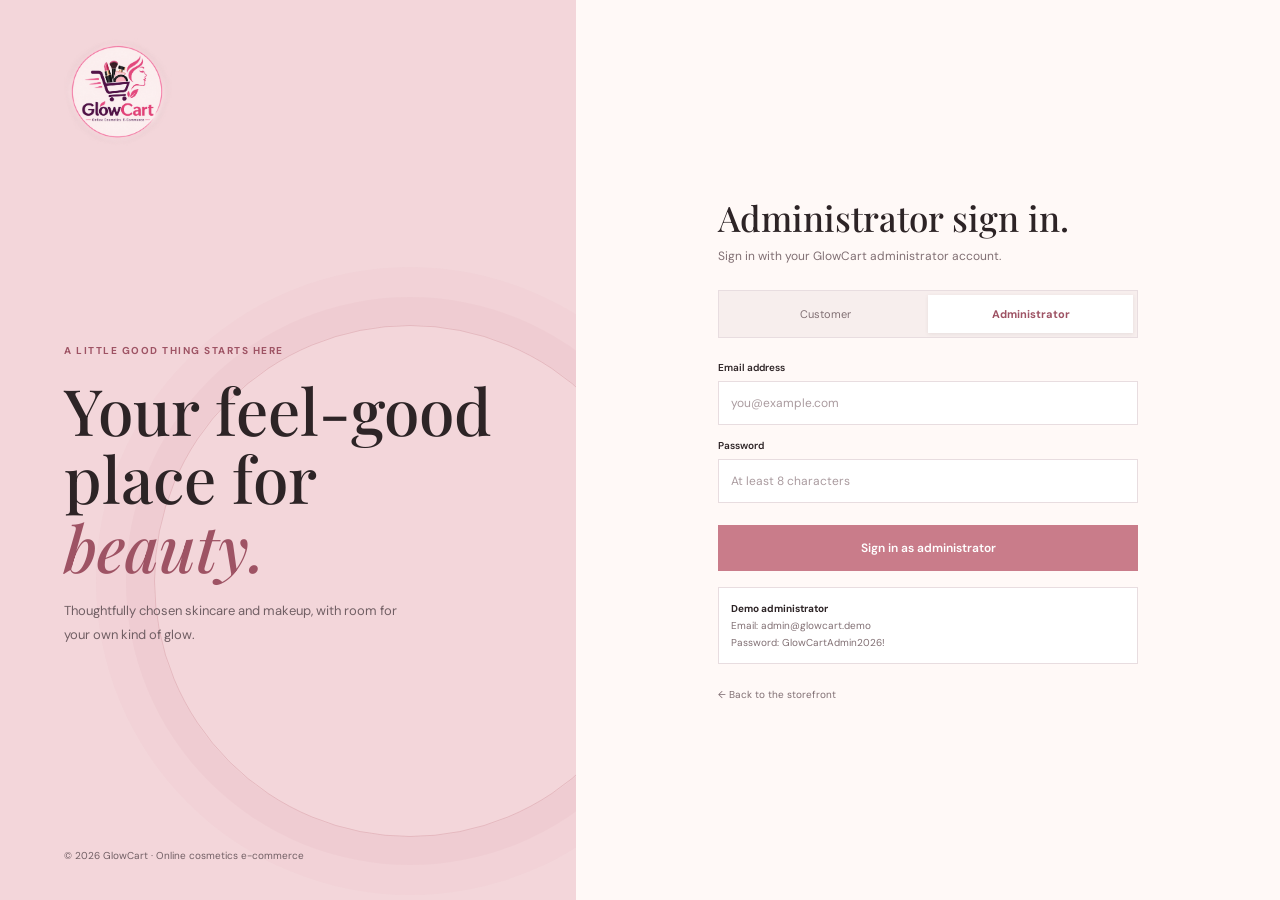
<file: admin.html>
<!doctype html>
<html lang="en">
<head>
  <meta charset="utf-8">
  <meta name="viewport" content="width=device-width, initial-scale=1">
  <meta name="theme-color" content="#FFF9F7">
  <title>Admin workspace | GlowCart</title>
  <link rel="icon" type="image/png" href="Resources/Logo.png">
  <link rel="preconnect" href="https://fonts.googleapis.com">
  <link rel="preconnect" href="https://fonts.gstatic.com" crossorigin>
  <link href="https://fonts.googleapis.com/css2?family=DM+Sans:wght@400;500;600;700&family=Playfair+Display:wght@500;600&display=swap" rel="stylesheet">
  <link rel="stylesheet" href="styles/admin.css">
</head>
<body>
  <header class="topbar"><a class="brand" href="index.html"><img src="Resources/Logo.png" alt=""><span>GlowCart <small>ADMIN</small></span></a><div class="top-actions"><span class="admin-name" id="admin-name"></span><button class="logout" id="logout">Sign out</button></div></header>
  <div class="app-shell"><aside class="sidebar"><div class="side-label">Workspace</div><nav class="side-nav" aria-label="Admin sections"><button class="active" data-view="overview"><svg viewBox="0 0 24 24"><rect x="3" y="3" width="8" height="8"/><rect x="14" y="3" width="7" height="5"/><rect x="14" y="11" width="7" height="10"/><rect x="3" y="14" width="8" height="7"/></svg>Overview</button><button data-view="products"><svg viewBox="0 0 24 24"><path d="M4 7h16l1 14H3L4 7Z"/><path d="M8 8V5a4 4 0 0 1 8 0v3"/></svg>Products</button><button data-view="categories"><svg viewBox="0 0 24 24"><path d="M4 5h16M4 12h16M4 19h16"/><circle cx="8" cy="5" r="2" fill="var(--ivory)"/><circle cx="16" cy="12" r="2" fill="var(--ivory)"/><circle cx="10" cy="19" r="2" fill="var(--ivory)"/></svg>Categories</button><button data-view="orders"><svg viewBox="0 0 24 24"><path d="M5 4h14v17H5zM8 8h8M8 12h8M8 16h5"/></svg>Orders</button><button data-view="customers"><svg viewBox="0 0 24 24"><circle cx="9" cy="8" r="3.5"/><path d="M2.5 20a6.5 6.5 0 0 1 13 0M17 5a3 3 0 0 1 0 6m1.5 3a5 5 0 0 1 3 4.5"/></svg>Customers</button></nav><div class="sidebar-note"><strong>Demo workspace</strong><br>Changes are stored in this browser only. Connect a Java backend before using real customer data.</div></aside><main class="main" id="admin-content"></main></div>
  <div class="modal-wrap" id="product-modal" role="presentation"><section class="modal" role="dialog" aria-modal="true" aria-labelledby="product-modal-title"><button class="close" data-close aria-label="Close">×</button><h2 id="product-modal-title">Add product</h2><p>Product details update the customer storefront catalog.</p><form id="product-form"><div class="field"><label for="product-name">Product name</label><input id="product-name" required></div><div class="form-row"><div class="field"><label for="product-brand">Brand</label><input id="product-brand" required></div><div class="field"><label for="product-price">Price</label><input id="product-price" type="number" min="0.01" step="0.01" required></div></div><div class="form-row"><div class="field"><label for="product-category">Category</label><select id="product-category"></select></div><div class="field"><label for="product-stock">Stock</label><input id="product-stock" type="number" min="0" step="1" required></div></div><div class="field"><label for="product-image-url">Image URL</label><input id="product-image-url" type="url" placeholder="https://..."></div><div class="field"><label for="product-image-file">Or upload an image (up to 1.5 MB)</label><input id="product-image-file" type="file" accept="image/jpeg,image/png,image/webp"></div><button class="primary-button" type="submit">Save product</button></form></section></div>
  <div class="toast" id="toast" role="status" aria-live="polite"></div>
  <script src="catalog.js"></script><script src="auth.js"></script>
  <script src="scripts/admin.js"></script>
</body>
</html>
</file>
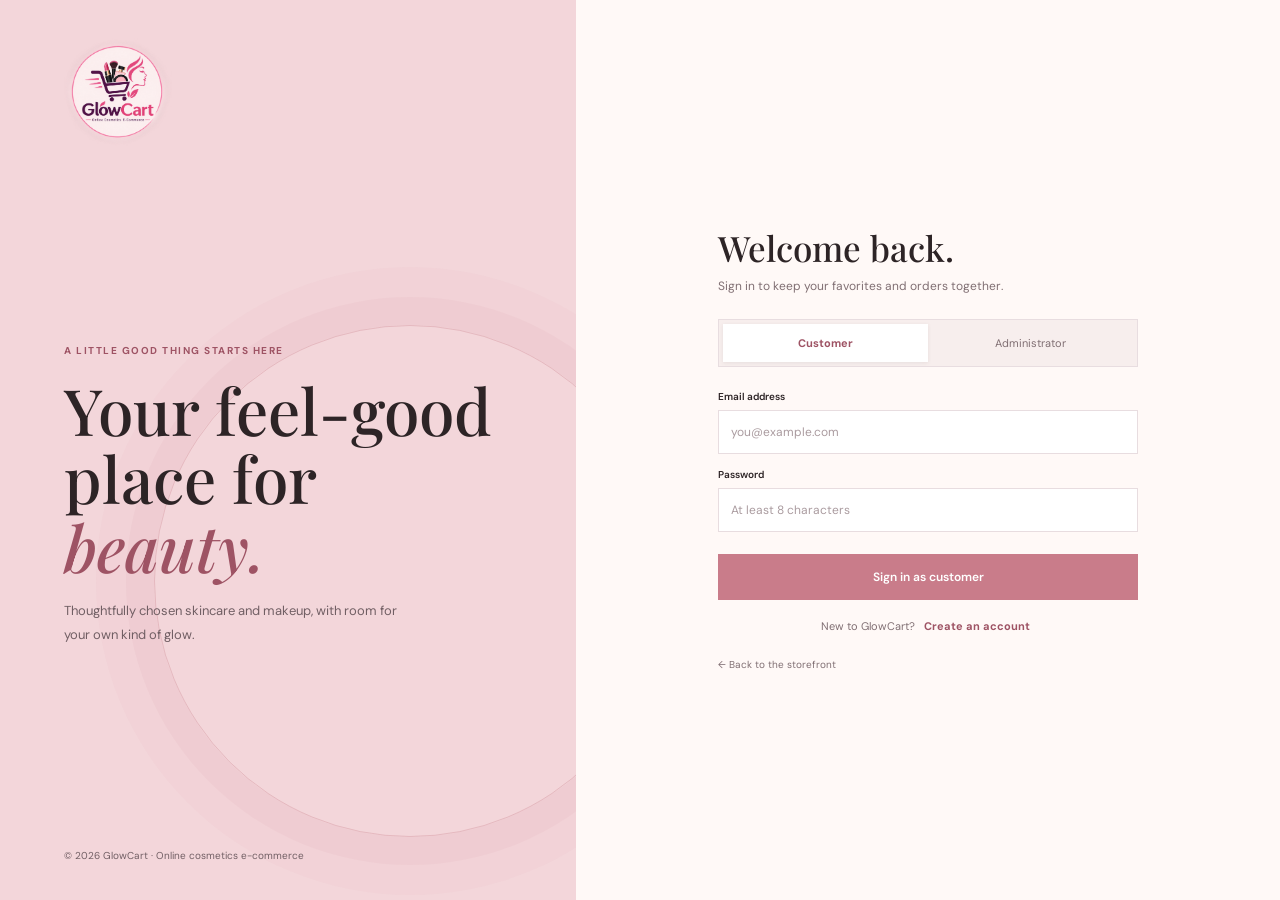
<file: auth.html>
<!doctype html>
<html lang="en">
<head>
  <meta charset="utf-8">
  <meta name="viewport" content="width=device-width, initial-scale=1">
  <meta name="theme-color" content="#FFF9F7">
  <title>Sign in | GlowCart</title>
  <link rel="icon" type="image/png" href="Resources/Logo.png">
  <link rel="preconnect" href="https://fonts.googleapis.com">
  <link rel="preconnect" href="https://fonts.gstatic.com" crossorigin>
  <link href="https://fonts.googleapis.com/css2?family=DM+Sans:wght@400;500;600;700&family=Playfair+Display:wght@500;600&display=swap" rel="stylesheet">
  <link rel="stylesheet" href="styles/auth.css">
</head>
<body>
  <main class="auth-shell">
    <aside class="auth-aside"><a href="index.html" aria-label="GlowCart storefront"><img class="logo" src="Resources/Logo.png" alt="GlowCart logo"></a><div class="aside-copy"><span class="eyebrow">A little good thing starts here</span><h1>Your feel-good place for <em>beauty.</em></h1><p>Thoughtfully chosen skincare and makeup, with room for your own kind of glow.</p></div><div class="aside-bottom">© 2026 GlowCart · Online cosmetics e-commerce</div></aside>
    <section class="auth-main"><div class="auth-card"><a href="index.html" aria-label="GlowCart storefront"><img class="logo-mobile" src="Resources/Logo.png" alt="GlowCart logo"></a><h2 id="form-title">Welcome back.</h2><p class="intro" id="form-intro">Sign in to keep your favorites and orders together.</p><div class="role-toggle" role="group" aria-label="Choose sign-in role"><button type="button" data-role="customer" class="active" aria-pressed="true">Customer</button><button type="button" data-role="admin" aria-pressed="false">Administrator</button></div><form id="auth-form" novalidate><div class="field" id="name-field" hidden><label for="name">Your name</label><input id="name" name="name" autocomplete="name" placeholder="What should we call you?"></div><div class="field"><label for="email">Email address</label><input id="email" name="email" type="email" required autocomplete="email" placeholder="you@example.com"></div><div class="field"><label for="password">Password</label><input id="password" name="password" type="password" required minlength="8" autocomplete="current-password" placeholder="At least 8 characters"></div><button class="submit" id="submit-button" type="submit">Sign in as customer</button></form><p class="switch" id="register-switch">New to GlowCart? <button type="button" id="toggle-register">Create an account</button></p><div class="demo-note" id="admin-demo" hidden><strong>Demo administrator</strong><br>Email: admin@glowcart.demo<br>Password: GlowCartAdmin2026!</div><div class="message" id="form-message" role="status" aria-live="polite"></div><a class="return-link" href="index.html">← Back to the storefront</a></div></section>
  </main>
  <script src="auth.js"></script>
  <script src="scripts/auth-page.js"></script>
</body>
</html>
</file>
<file: styles/admin.css>
:root{--rose:#C97C8A;--deep:#9E5364;--blush:#F3D6DA;--gold:#D6B36A;--ivory:#FFF9F7;--white:#fff;--ink:#2D2426;--muted:#806F73;--line:#E8DDE0;--sage:#7FA88A;--error:#C75C67;--serif:"Playfair Display",Georgia,serif;--sans:"DM Sans","Segoe UI",sans-serif;color-scheme:light}*{box-sizing:border-box}body{margin:0;background:var(--ivory);color:var(--ink);font:13px var(--sans)}button,input,select{font:inherit}button:focus-visible,a:focus-visible,input:focus-visible,select:focus-visible{outline:3px solid var(--deep);outline-offset:2px}a{color:inherit;text-decoration:none}.topbar{position:sticky;top:0;z-index:5;height:72px;display:flex;align-items:center;justify-content:space-between;padding:0 27px;background:#fff9f7ed;border-bottom:1px solid var(--line);backdrop-filter:blur(12px)}.brand{display:flex;align-items:center;gap:12px}.brand img{width:55px;height:55px;object-fit:contain}.brand span{font:500 17px var(--serif)}.top-actions{display:flex;align-items:center;gap:15px}.admin-name{color:var(--muted);font-size:11px}.logout{min-height:35px;padding:0 13px;border:1px solid var(--line);background:var(--white);color:var(--deep);font-size:10px;font-weight:600;cursor:pointer}.app-shell{min-height:calc(100vh - 72px);display:grid;grid-template-columns:218px minmax(0,1fr)}.sidebar{display:flex;flex-direction:column;gap:4px;padding:24px 14px;border-right:1px solid var(--line);background:#fffdfc}.side-label{margin:8px 10px 9px;color:#a39397;font-size:9px;font-weight:700;letter-spacing:1.4px;text-transform:uppercase}.side-nav button{width:100%;min-height:42px;display:flex;align-items:center;gap:11px;padding:0 11px;border:0;background:transparent;color:#66585c;text-align:left;font-size:11px;cursor:pointer}.side-nav button:hover{background:#fbf1f1;color:var(--deep)}.side-nav button.active{background:var(--blush);color:var(--deep);font-weight:700}.side-nav svg{width:16px;height:16px;stroke:currentColor;fill:none;stroke-width:1.6}.sidebar-note{margin-top:auto;padding:13px;border:1px solid var(--line);background:#fff9f7;color:var(--muted);font-size:9px;line-height:1.6}.sidebar-note strong{color:var(--deep)}.main{min-width:0;max-width:1480px;width:100%;padding:32px clamp(18px,3vw,42px) 55px}.page-heading{display:flex;justify-content:space-between;align-items:end;gap:16px;margin-bottom:22px}.eyebrow{color:var(--deep);font-size:9px;font-weight:700;letter-spacing:1.4px;text-transform:uppercase}.page-heading h1{margin:7px 0 4px;font:500 34px/1.1 var(--serif)}.page-heading p{margin:0;color:var(--muted);font-size:11px}.primary-button{min-height:39px;display:inline-flex;justify-content:center;align-items:center;gap:8px;padding:0 14px;border:1px solid var(--deep);background:var(--deep);color:white;font-size:10px;font-weight:600;cursor:pointer}.primary-button:hover{border-color:var(--rose);background:var(--rose)}.secondary-button{min-height:35px;padding:0 12px;border:1px solid var(--line);background:white;color:var(--deep);font-size:10px;cursor:pointer}.stats{display:grid;grid-template-columns:repeat(4,minmax(0,1fr));gap:12px;margin:23px 0}.stat{padding:16px 17px;border:1px solid var(--line);background:var(--white)}.stat-label{color:var(--muted);font-size:10px}.stat-value{display:block;margin-top:9px;font:500 27px var(--serif)}.stat-note{display:block;margin-top:3px;color:var(--muted);font-size:9px}.toolbar{display:flex;justify-content:space-between;align-items:center;gap:12px;margin:21px 0 12px}.search{width:min(310px,100%);height:37px;padding:0 11px;border:1px solid var(--line);background:white;font-size:11px}.surface{border:1px solid var(--line);background:var(--white)}.table-scroll{width:100%;overflow:auto}.data-table{width:100%;border-collapse:collapse;text-align:left;font-size:10px}.data-table th{padding:11px 12px;background:#fcf5f4;color:var(--muted);font-size:9px;font-weight:600;white-space:nowrap}.data-table td{padding:11px 12px;border-top:1px solid var(--line);vertical-align:middle;white-space:nowrap}.product-cell{display:flex;align-items:center;gap:10px}.product-thumb{width:38px;height:42px;object-fit:cover;background:var(--blush)}.product-title{font-size:10px;font-weight:600}.product-sub{margin-top:4px;color:var(--muted);font-size:9px}.status{display:inline-flex;align-items:center;min-height:23px;padding:0 8px;background:#eff6f0;color:#486d52;font-size:9px}.status.off{background:#fff0ef;color:var(--error)}.row-actions{display:flex;gap:11px}.row-actions button{padding:0;border:0;background:none;color:var(--deep);font-size:9px;text-decoration:underline;cursor:pointer}.row-actions .danger{color:var(--error)}.content-grid{display:grid;grid-template-columns:repeat(2,minmax(0,1fr));gap:14px}.category-row{display:flex;justify-content:space-between;align-items:center;padding:13px 15px;border-top:1px solid var(--line)}.category-row:first-child{border-top:0}.category-name{font-size:11px;font-weight:600}.category-count{margin-left:8px;color:var(--muted);font-size:9px}.inline-form{display:flex;gap:8px;padding:13px;border-bottom:1px solid var(--line)}.inline-form input{flex:1;min-width:0;height:35px;padding:0 10px;border:1px solid var(--line);font-size:10px}.empty{padding:38px;text-align:center;color:var(--muted);font-size:11px}.section-title{margin:0;padding:13px 15px;border-bottom:1px solid var(--line);font:500 17px var(--serif)}.select-status{height:28px;padding:0 7px;border:1px solid var(--line);background:white;color:var(--ink);font-size:9px}.modal-wrap{position:fixed;z-index:10;inset:0;display:none;place-items:center;padding:18px;background:#2d24266e}.modal-wrap.open{display:grid}.modal{position:relative;width:min(520px,100%);max-height:calc(100vh - 36px);overflow:auto;padding:25px;background:var(--white);animation:rise .2s both}.modal h2{margin:0 34px 5px 0;font:500 25px var(--serif)}.modal p{margin:0 0 17px;color:var(--muted);font-size:10px;line-height:1.6}.close{position:absolute;top:12px;right:12px;width:34px;height:34px;border:0;background:transparent;color:var(--muted);font-size:21px;cursor:pointer}.field{display:grid;gap:6px;margin:12px 0}.field label{font-size:9px;font-weight:600}.field input,.field select{width:100%;height:38px;padding:0 10px;border:1px solid var(--line);background:white;font-size:10px}.field input[type=file]{padding:8px}.form-row{display:grid;grid-template-columns:1fr 1fr;gap:10px}.modal form>.primary-button{width:100%;margin-top:10px}.toast{position:fixed;z-index:20;right:20px;bottom:20px;padding:12px 15px;background:var(--deep);color:white;box-shadow:0 4px 18px #2d242633;font-size:10px;opacity:0;transform:translateY(6px);transition:.2s;pointer-events:none}.toast.show{opacity:1;transform:none}.mobile-menu{display:none}@keyframes rise{from{opacity:0;transform:translateY(8px)}to{opacity:1;transform:translateY(0)}}@media(max-width:920px){.app-shell{grid-template-columns:174px minmax(0,1fr)}.sidebar{padding-inline:9px}.stats{grid-template-columns:repeat(2,minmax(0,1fr))}.content-grid{grid-template-columns:1fr}}@media(max-width:620px){.topbar{height:64px;padding-inline:13px}.brand img{width:46px;height:46px}.brand span{font-size:14px}.admin-name{display:none}.app-shell{display:block;min-height:calc(100vh - 64px)}.sidebar{position:sticky;top:64px;z-index:4;display:block;padding:7px 10px;border-right:0;border-bottom:1px solid var(--line);overflow:auto}.side-label,.sidebar-note{display:none}.side-nav{display:flex;min-width:max-content;gap:4px}.side-nav button{width:auto;min-height:35px;padding:0 11px}.side-nav svg{display:none}.main{padding:23px 13px 40px}.page-heading{align-items:flex-start;flex-direction:column}.page-heading h1{font-size:30px}.stats{gap:8px}.stat{padding:12px}.stat-value{font-size:23px}.toolbar{align-items:stretch;flex-direction:column}.search{width:100%}.data-table td,.data-table th{padding:10px 9px}.modal{padding:22px 17px}.form-row{grid-template-columns:1fr;gap:0}}

.primary-button{border-color:var(--rose);background:var(--rose)}.primary-button:hover{border-color:var(--deep);background:var(--deep)}
</file>
<file: styles/auth.css>
:root{--rose:#C97C8A;--deep:#9E5364;--blush:#F3D6DA;--gold:#D6B36A;--ivory:#FFF9F7;--white:#fff;--ink:#2D2426;--muted:#806F73;--line:#E8DDE0;--sage:#7FA88A;--error:#C75C67;--serif:"Playfair Display",Georgia,serif;--sans:"DM Sans","Segoe UI",sans-serif;color-scheme:light}*{box-sizing:border-box}[hidden]{display:none!important}body{margin:0;min-height:100vh;background:var(--ivory);color:var(--ink);font:14px var(--sans)}button,input{font:inherit}button:focus-visible,input:focus-visible,a:focus-visible{outline:3px solid var(--deep);outline-offset:3px}a{color:inherit;text-decoration:none}.auth-shell{min-height:100vh;display:grid;grid-template-columns:minmax(320px,.9fr) minmax(460px,1.1fr)}.auth-aside{position:relative;min-height:100vh;display:flex;flex-direction:column;justify-content:space-between;overflow:hidden;padding:38px clamp(25px,5vw,72px);background:var(--blush)}.auth-aside::after{content:"";position:absolute;width:min(42vw,510px);aspect-ratio:1;right:-90px;bottom:7%;border:1px solid #c97c8a54;border-radius:50%;box-shadow:0 0 0 28px #c97c8a12,0 0 0 58px #c97c8a0c;pointer-events:none}.logo{position:relative;z-index:1;width:108px;height:108px;object-fit:contain}.aside-copy{position:relative;z-index:1;max-width:440px;margin:auto 0}.eyebrow{color:var(--deep);font-size:10px;font-weight:700;letter-spacing:1.5px;text-transform:uppercase}.aside-copy h1{margin:18px 0;font:500 clamp(40px,5vw,66px)/1.07 var(--serif)}.aside-copy h1 em{color:var(--deep);font-weight:500}.aside-copy p{max-width:340px;color:#715f64;line-height:1.8;font-size:13px}.aside-bottom{position:relative;z-index:1;color:#715f64;font-size:10px}.auth-main{display:grid;place-items:center;padding:40px clamp(22px,7vw,100px)}.auth-card{width:min(420px,100%);animation:rise .5s both}.auth-card .logo-mobile{display:none}.auth-card h2{margin:0 0 8px;font:500 35px/1.15 var(--serif)}.intro{margin:0 0 23px;color:var(--muted);font-size:12px;line-height:1.7}.role-toggle{display:grid;grid-template-columns:1fr 1fr;margin:0 0 23px;padding:4px;border:1px solid var(--line);background:#f7eeed}.role-toggle button{min-height:38px;border:0;background:transparent;color:var(--muted);font-size:11px;cursor:pointer}.role-toggle button.active{background:var(--white);color:var(--deep);box-shadow:0 1px 4px #2d242614;font-weight:700}.field{display:grid;gap:7px;margin:14px 0}.field label{font-size:10px;font-weight:600}.field input{width:100%;height:44px;padding:0 12px;border:1px solid var(--line);background:var(--white);color:var(--ink);font-size:12px}.field input::placeholder{color:#aa9b9f}.submit{width:100%;min-height:46px;margin-top:8px;border:1px solid var(--deep);background:var(--deep);color:white;font-size:12px;font-weight:600;cursor:pointer;transition:background .2s}.submit:hover{border-color:var(--rose);background:var(--rose)}.switch{margin:18px 0 0;color:var(--muted);text-align:center;font-size:11px}.switch button{border:0;background:none;color:var(--deep);font-size:inherit;font-weight:700;cursor:pointer}.demo-note,.message{margin:16px 0 0;padding:12px;background:var(--white);border:1px solid var(--line);color:var(--muted);font-size:10px;line-height:1.7}.demo-note strong{color:var(--ink)}.message{display:none;border-color:#e6b4ba;background:#fff4f3;color:var(--error)}.message.show{display:block}.message.success{border-color:#c1d6c6;background:#f3f9f4;color:#476d52}.return-link{display:inline-block;margin-top:24px;color:var(--muted);font-size:10px}.return-link:hover{color:var(--deep)}@keyframes rise{from{opacity:0;transform:translateY(12px)}to{opacity:1;transform:translateY(0)}}@media(prefers-reduced-motion:reduce){*,*::before,*::after{animation-duration:.01ms!important;transition-duration:.01ms!important}}@media(max-width:760px){.auth-shell{grid-template-columns:1fr}.auth-aside{display:none}.auth-main{min-height:100vh;padding:28px 22px}.auth-card .logo-mobile{display:block;width:100px;height:100px;margin:0 auto 25px}.auth-card h2{text-align:center;font-size:32px}.intro{text-align:center}.return-link{display:block;text-align:center}}

.submit{border-color:var(--rose);background:var(--rose)}.submit:hover{border-color:var(--deep);background:var(--deep)}
</file>
